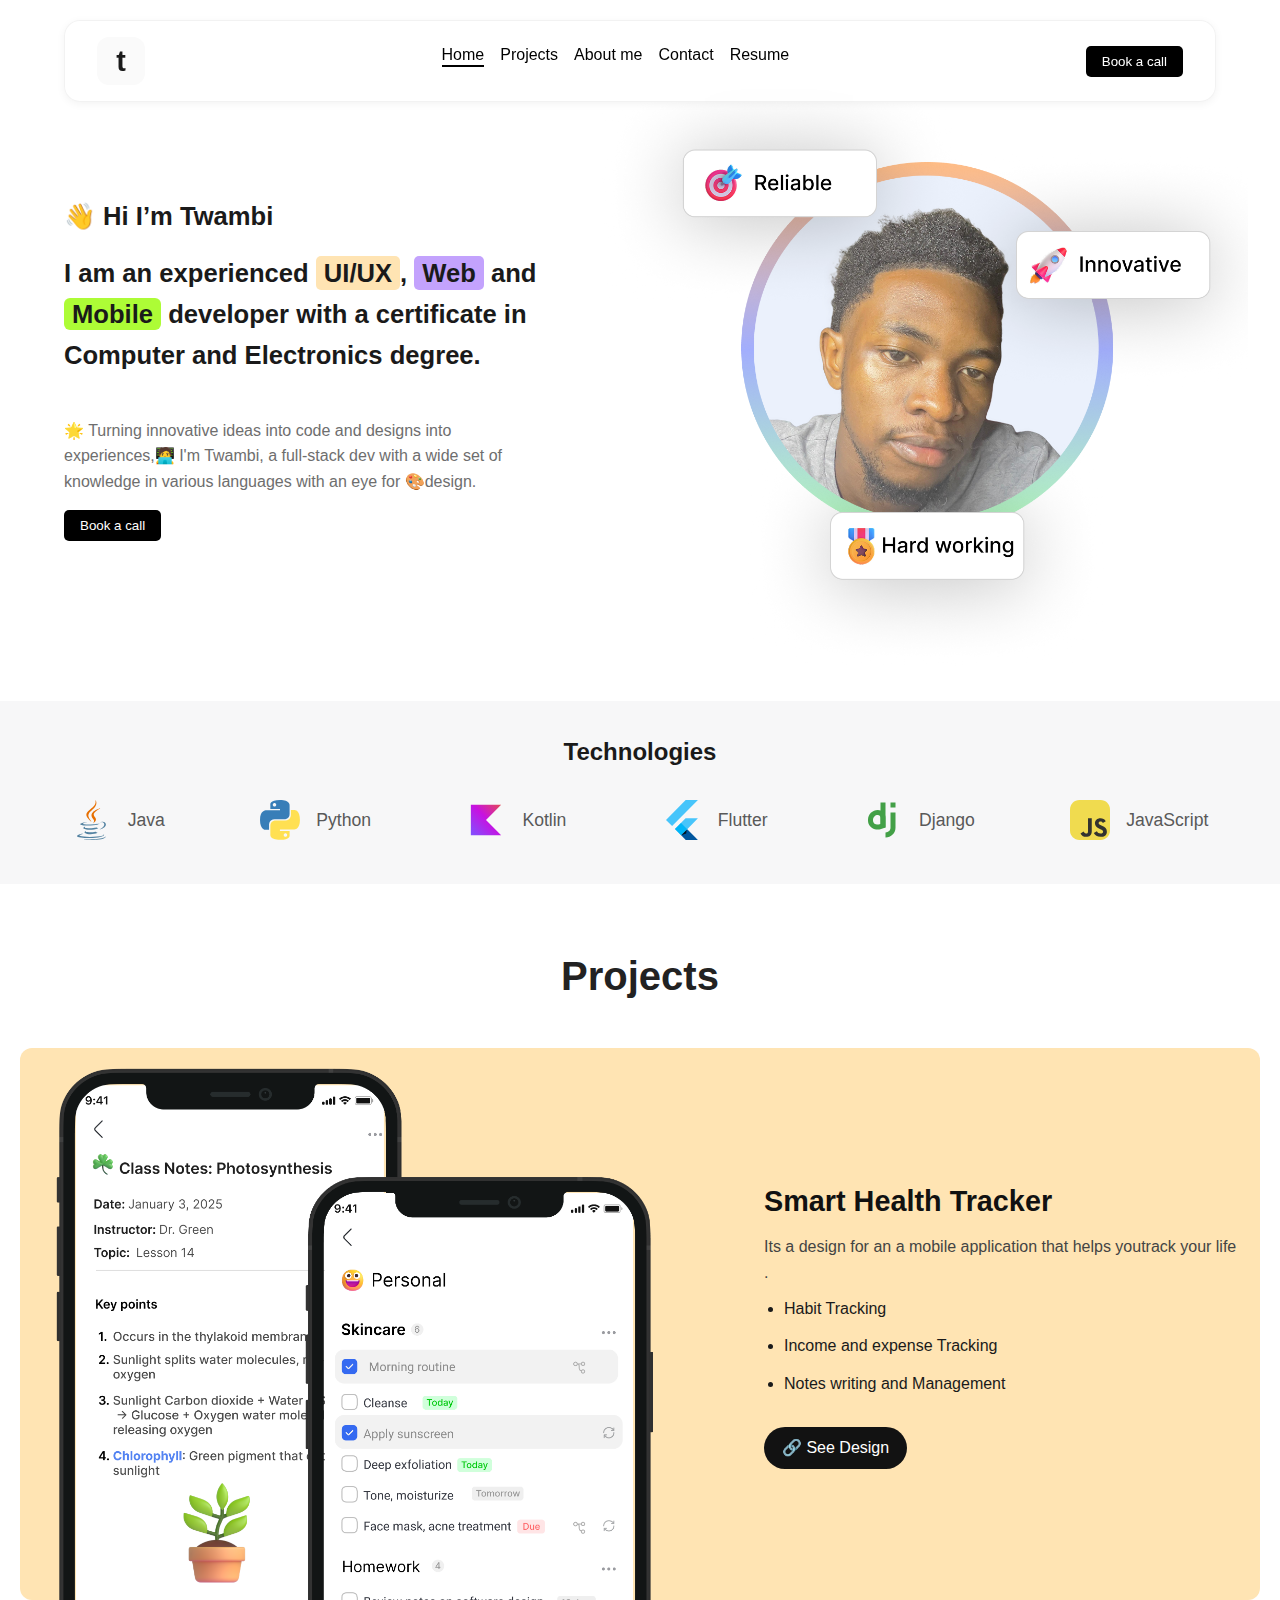
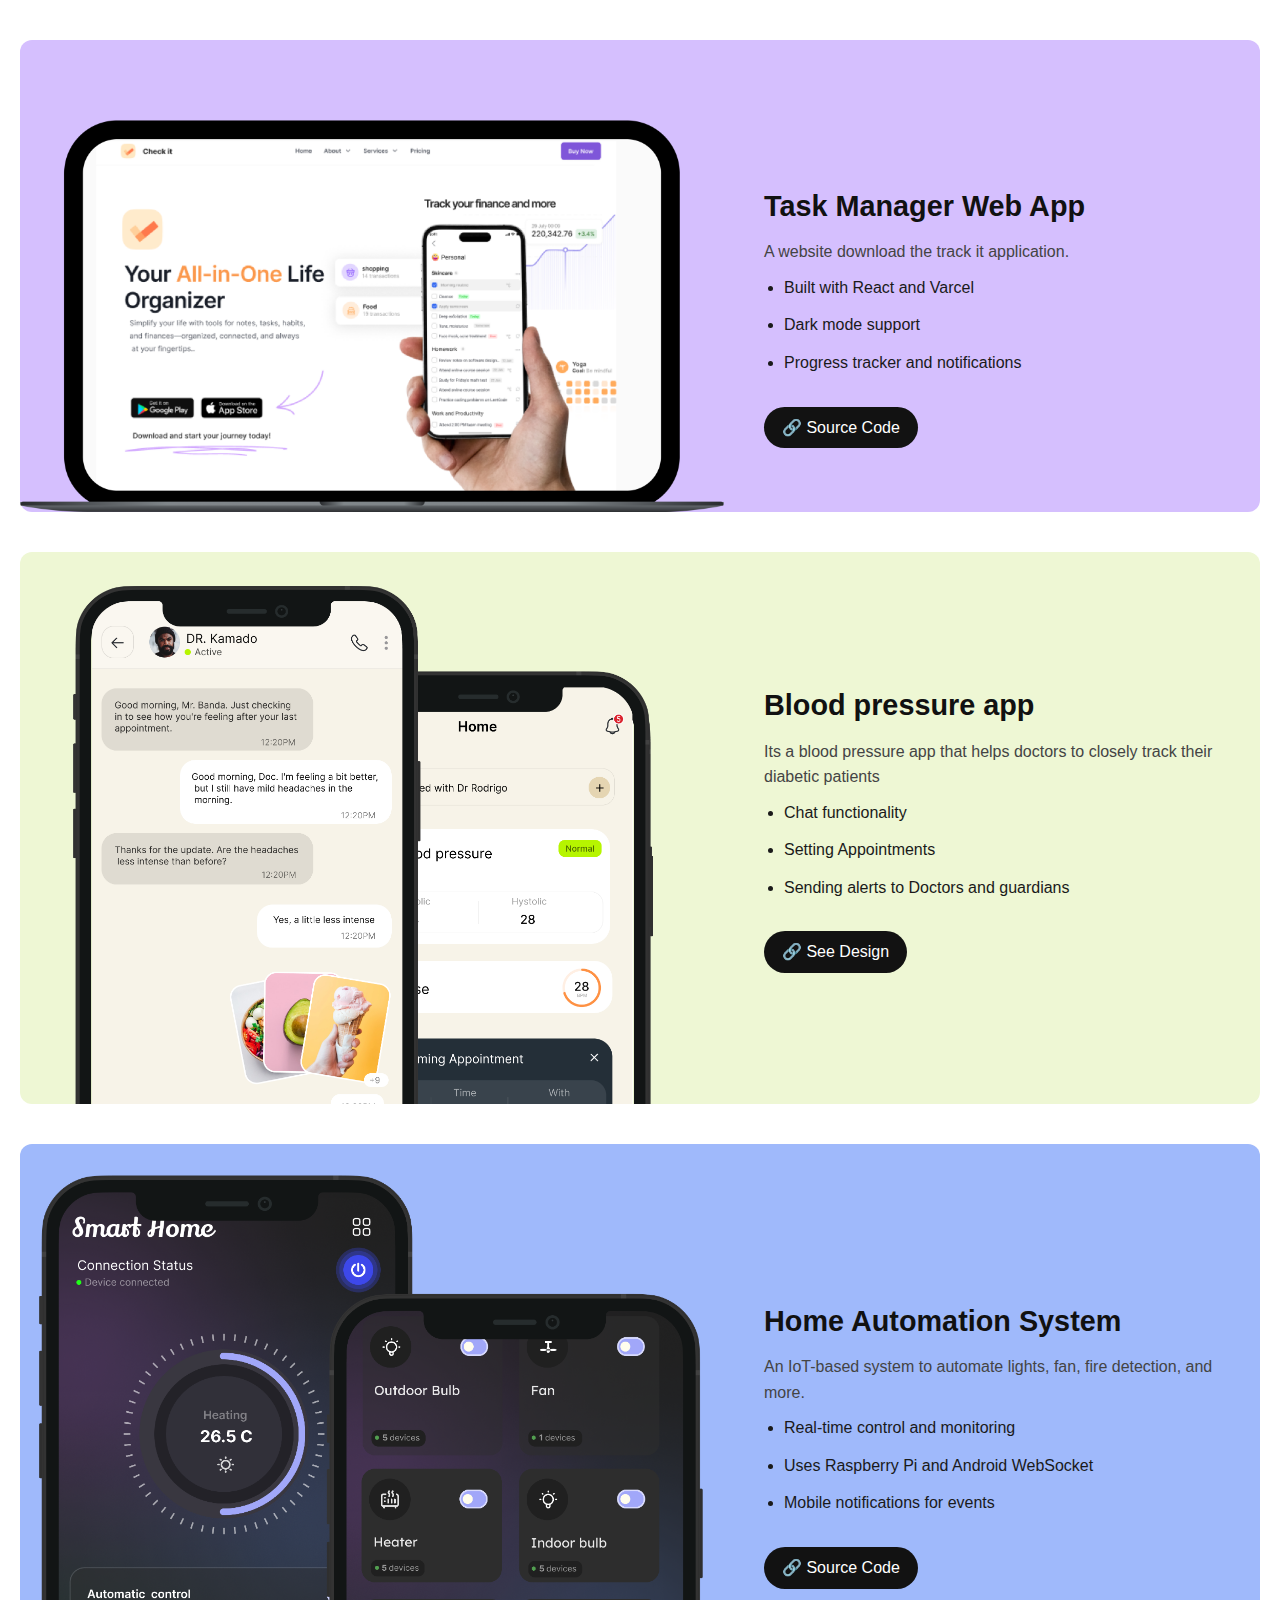
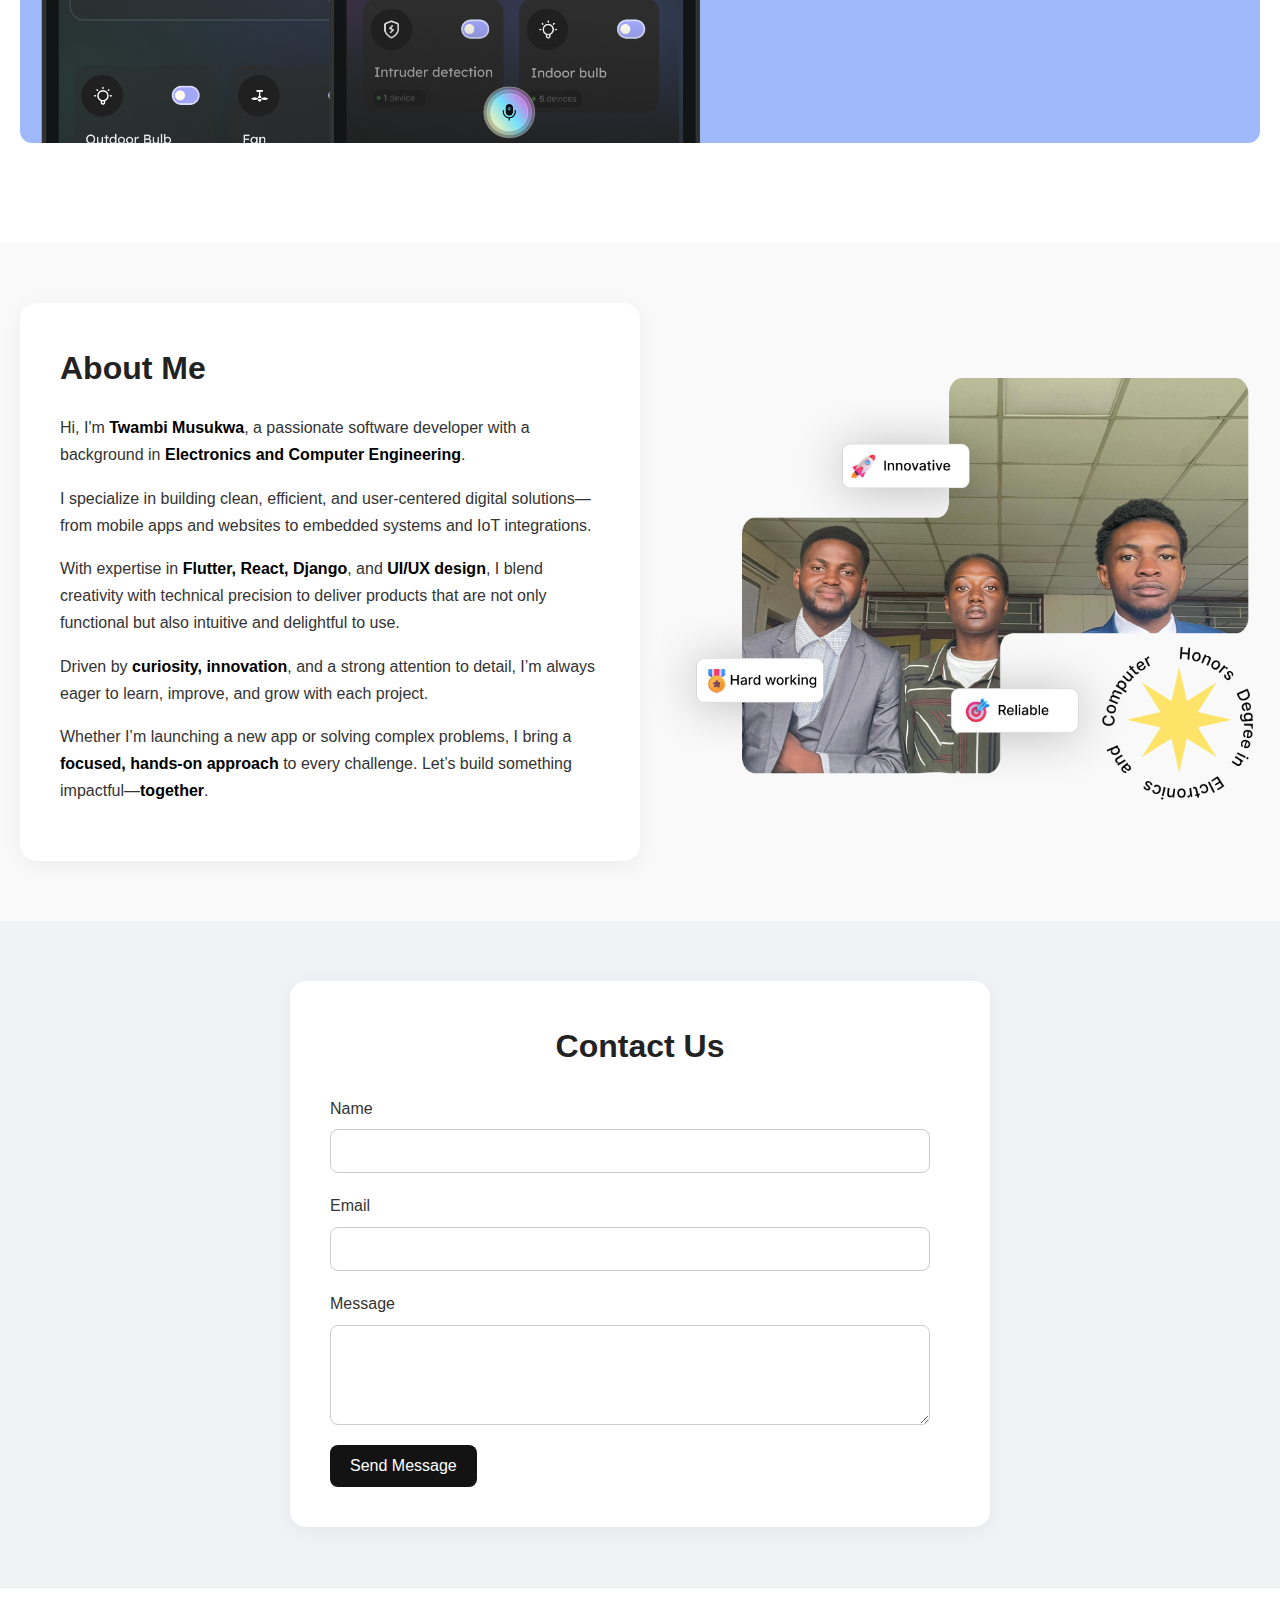
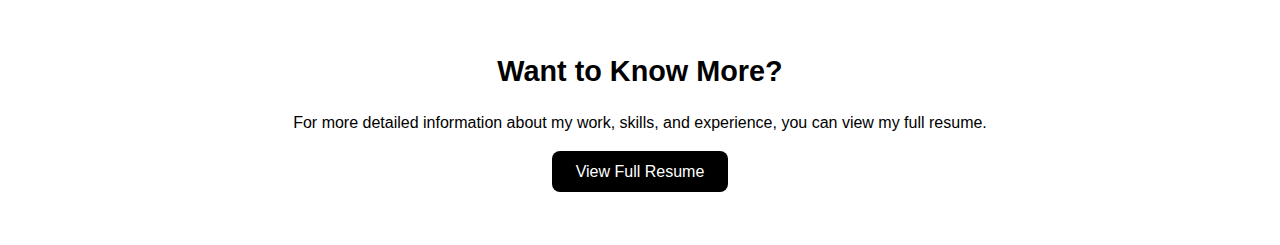
<file: index.HTML>
<!DOCTYPE html>
<html lang="en">
<head>
    <meta charset="UTF-8">
    <meta name="viewport" content="width=device-width, initial-scale=1.0">
     <title>Twambi Portfolio</title>
  <link rel="stylesheet" href="index.css" />
</head>
<body>
    <div class="container">
<header>
    <div class="logo">t</div>
    <nav>
      <ul>
        <li><a href="#" class="nav-link active">Home</a></li>
        <li><a href="#projects" class="nav-link">Projects</a></li>
        <li><a href="#about-me" class="nav-link">About me</a></li>
        <li><a href="#contact" class="nav-link">Contact</a></li>
        <li><a href="#resume" class="nav-link">Resume</a></li>
      </ul>
    </nav>
    <button class="btn-call">Book a call</button>
  </header>
    </div>
    

  <section class="hero">
    <div class="hero-text">
        <h1>👋 Hi I’m Twambi</h1>
      <h1>
        I am an experienced <span class="orange">UI/UX</span>, <span class="purple">Web</span>
         and <span class="green">Mobile</span> developer with a certificate in Computer and
          Electronics degree.
      </h1>
      <p><br>
         🌟 Turning innovative ideas into code and designs into<br> experiences,🧑‍💻 I'm Twambi, a 
         full-stack dev with a wide set of knowledge in various languages with  an eye for 
         🎨design.</p>
      <button>Book a call</button>
    </div>
    <div class="hero-img">
      <img src="assets/images/hero_image.png" alt="Twambi Profile Photo">
    </div>
  </section>
  <section class="technologies">

    <h2>Technologies</h2>
    <div class="tech-icons">
      <div class="tech-item">
        <img src="assets/images/logos_java.svg" alt="Java"> <span>Java</span>
      </div>
      <div class="tech-item">
        <img src="assets/images/logos_python.svg" alt="Python"> <span>Python</span>
      </div>
      <div class="tech-item">
        <img src="assets/images/devicon_kotlin.svg" alt="Kotlin"> <span>Kotlin</span>
      </div>
      <div class="tech-item">
        <img src="assets/images/logos_flutter.svg" alt="Flutter"> <span>Flutter</span>
      </div>
      <div class="tech-item">
        <img src="assets/images/material-icon-theme_django.svg" alt="Django"> <span>Django</span>
      </div>
      <div class="tech-item">
        <img src="assets/images/skill-icons_javascript.svg" alt="JavaScript"> <span>JavaScript</span>
      </div>
    </div>
  </section>
  <section class="projects" id="projects">
  <h2>Projects</h2>

  <div class="project-card track-it-app">
    <img src="assets/images/notes_app.png" alt="track it design">
    <div class="project-info">
      <h3>Smart Health Tracker</h3>
      <p>Its a design for an a mobile application that helps youtrack your life .</p>
      <ul>
        <li>Habit Tracking</li>
        <li>Income and expense Tracking</li>
        <li>Notes writing and Management</li>
      </ul>
      <a href="https://track-it-website-2.vercel.app/" class="project-btn">🔗 See Design</a>
    </div>
  </div>

  <div class="project-card track-it-website">
    <img src="assets/images/track_it_website.png" alt="Track it website">
    <div class="project-info">
      <h3>Task Manager Web App</h3>
      <p>A website download the track it application.</p>
      <ul>
        <li>Built with React and Varcel</li>
        <li>Dark mode support</li>
        <li>Progress tracker and notifications</li>
      </ul>
      <a href="https://track-it-website-2.vercel.app/" class="project-btn">🔗 Source Code</a>
    </div>
  </div>

  <div class="project-card bp-app">
    <img src="assets/images/bp_app.png" alt="blood pressure app">
    <div class="project-info">
      <h3>Blood pressure app</h3>
      <p>Its a blood pressure app that helps doctors to closely track their diabetic patients </p>
      <ul>
        <li>Chat functionality</li>
        <li>Setting Appointments</li>
        <li>Sending alerts to Doctors and guardians</li>
      </ul>
      <a href="https://www.figma.com/proto/gTs80r0Lrca2n4Jwr25UEt/Untitled?node-id=0-1&t=8WdhuzMlaBZh4mZE-1" class="project-btn">🔗 See Design</a>
    </div>
  </div>

  <div class="project-card home-automation">
    <img src="assets/images/home_automation.png" alt="Home Automation">
    <div class="project-info">
      <h3>Home Automation System</h3>
      <p>An IoT-based system to automate lights, fan, fire detection, and more.</p>
      <ul>
        <li>Real-time control and monitoring</li>
        <li>Uses Raspberry Pi and Android WebSocket</li>
        <li>Mobile notifications for events</li>
      </ul>
      <a href="https://github.com/ttmfx/smart-home-system/tree/master" class="project-btn">🔗 Source Code</a>
    </div>
  </div>
</section>

<section id="about-me" class="about-me">
  <div class="about-container">
    <h2>About Me</h2>
    <p>Hi, I'm <strong>Twambi Musukwa</strong>, a passionate software developer with a background in <strong>Electronics and Computer Engineering</strong>.</p>

    <p>I specialize in building clean, efficient, and user-centered digital solutions—from mobile apps and websites to embedded systems and IoT integrations.</p>

    <p>With expertise in <strong>Flutter, React, Django</strong>, and <strong>UI/UX design</strong>, I blend creativity with technical precision to deliver products that are not only functional but also intuitive and delightful to use.</p>

    <p>Driven by <strong>curiosity, innovation</strong>, and a strong attention to detail, I’m always eager to learn, improve, and grow with each project.</p>

    <p>Whether I’m launching a new app or solving complex problems, I bring a <strong>focused, hands-on approach</strong> to every challenge.  
    Let’s build something impactful—<strong>together</strong>.</p>
  </div>
  <img class="about-image" src="assets/images/about_image.png" />
</section>
<section id="contact" class="contact-section">
  <div class="contact-container">
    <h2>Contact Us</h2>
    <form class="contact-form">
      <div class="form-group">
        <label for="name">Name</label>
        <input type="text" id="name" name="name" required />
      </div>
      
      <div class="form-group">
        <label for="email">Email</label>
        <input type="email" id="email" name="email" required />
      </div>
      
      <div class="form-group">
        <label for="message">Message</label>
        <textarea id="message" name="message" rows="5" required></textarea>
      </div>
      
      <button type="submit" class="submit-btn">Send Message</button>
    </form>
  </div>
</section>
<section id="resume" class="resume-link-section">
  <div class="resume-container">
    <h2>Want to Know More?</h2>
    <p>For more detailed information about my work, skills, and experience, you can view my full resume.</p>
    <a href="resume.html" class="resume-button">View Full Resume</a>
  </div>
</section>
<script>
  const navLinks = document.querySelectorAll('.nav-link');

  navLinks.forEach(link => {
    link.addEventListener('click', () => {
      navLinks.forEach(l => l.classList.remove('active')); // remove from all
      link.classList.add('active'); // add to clicked one
    });
  });
</script>

</body>
</html>
</file>
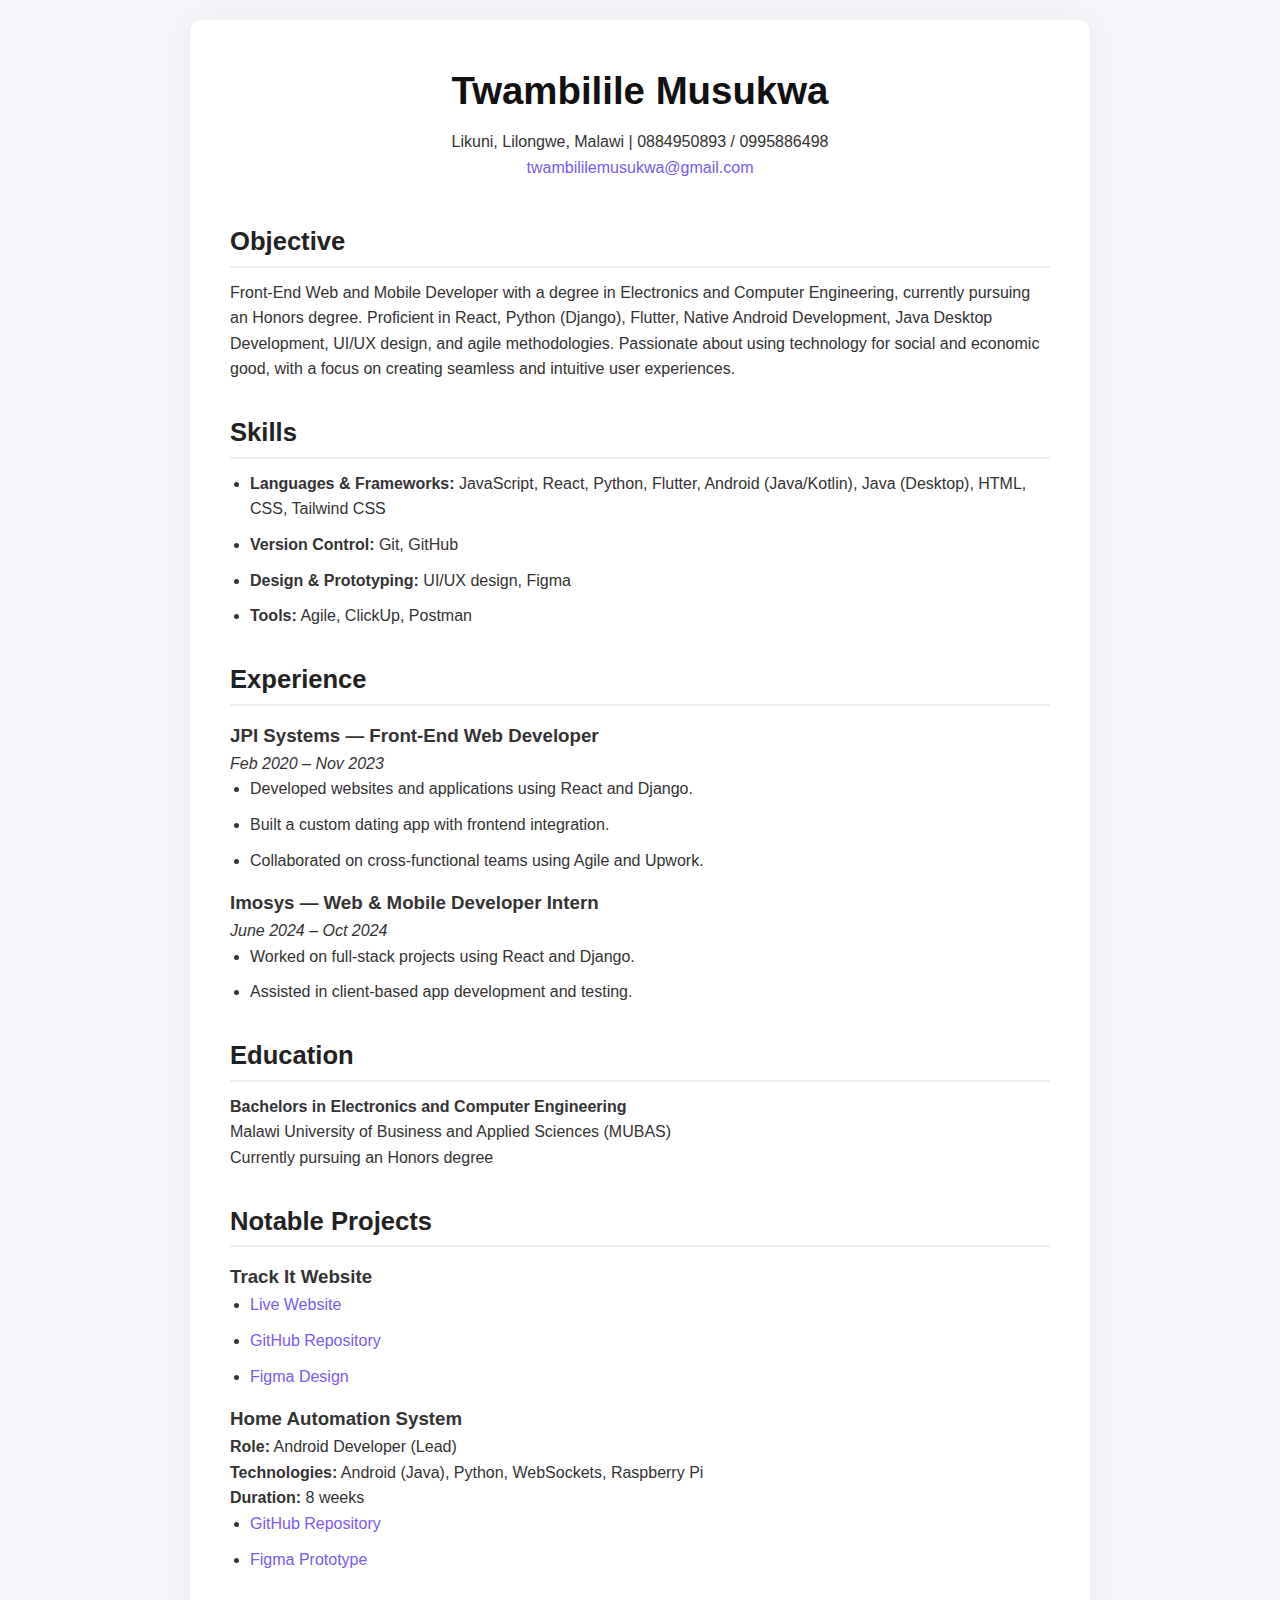
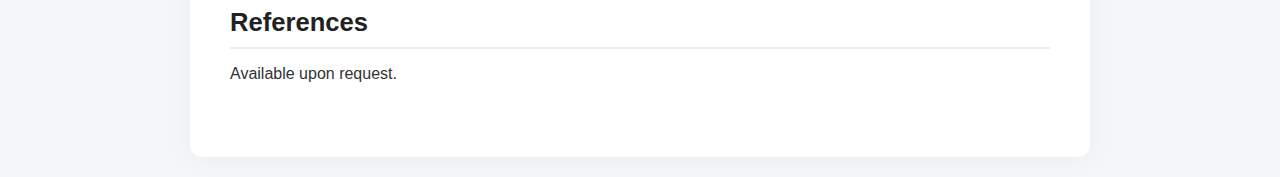
<file: resume.html>
<!DOCTYPE html>
<html lang="en">
<head>
  <meta charset="UTF-8" />
  <meta name="viewport" content="width=device-width, initial-scale=1.0" />
  <title>Twambilile Musukwa - CV</title>
  <link rel="stylesheet" href="resume.css" />
</head>
<body>
  <div class="cv-container">
    <header>
      <h1>Twambilile Musukwa</h1>
      <p>Likuni, Lilongwe, Malawi | 0884950893 / 0995886498</p>
      <p><a href="mailto:twambililemusukwa@gmail.com">twambililemusukwa@gmail.com</a></p>
    </header>

    <section>
      <h2>Objective</h2>
      <p>
        Front-End Web and Mobile Developer with a degree in Electronics and Computer Engineering, currently pursuing an Honors degree. Proficient in React, Python (Django), Flutter, Native Android Development, Java Desktop Development, UI/UX design, and agile methodologies. Passionate about using technology for social and economic good, with a focus on creating seamless and intuitive user experiences.
      </p>
    </section>

    <section>
      <h2>Skills</h2>
      <ul>
        <li><strong>Languages & Frameworks:</strong> JavaScript, React, Python, Flutter, Android (Java/Kotlin), Java (Desktop), HTML, CSS, Tailwind CSS</li>
        <li><strong>Version Control:</strong> Git, GitHub</li>
        <li><strong>Design & Prototyping:</strong> UI/UX design, Figma</li>
        <li><strong>Tools:</strong> Agile, ClickUp, Postman</li>
      </ul>
    </section>

    <section>
      <h2>Experience</h2>
      <div class="job">
        <h3>JPI Systems — Front-End Web Developer</h3>
        <p><em>Feb 2020 – Nov 2023</em></p>
        <ul>
          <li>Developed websites and applications using React and Django.</li>
          <li>Built a custom dating app with frontend integration.</li>
          <li>Collaborated on cross-functional teams using Agile and Upwork.</li>
        </ul>
      </div>

      <div class="job">
        <h3>Imosys — Web & Mobile Developer Intern</h3>
        <p><em>June 2024 – Oct 2024</em></p>
        <ul>
          <li>Worked on full-stack projects using React and Django.</li>
          <li>Assisted in client-based app development and testing.</li>
        </ul>
      </div>
    </section>

    <section>
      <h2>Education</h2>
      <p><strong>Bachelors in Electronics and Computer Engineering</strong><br />Malawi University of Business and Applied Sciences (MUBAS)</p>
      <p>Currently pursuing an Honors degree</p>
    </section>

    <section>
      <h2>Notable Projects</h2>
      <div class="project">
        <h3>Track It Website</h3>
        <ul>
          <li><a href="https://track-it-website-2.vercel.app/">Live Website</a></li>
          <li><a href="https://github.com/ttmfx/track-it-website-2">GitHub Repository</a></li>
          <li><a href="https://www.figma.com/design/780HVtgt0JMYRFflcdjuDi/Track-it-website-design?node-id=0-1&t=x9sJLizmeoWiTAT5-1">Figma Design</a></li>
        </ul>
      </div>

      <div class="project">
        <h3>Home Automation System</h3>
        <p><strong>Role:</strong> Android Developer (Lead)</p>
        <p><strong>Technologies:</strong> Android (Java), Python, WebSockets, Raspberry Pi</p>
        <p><strong>Duration:</strong> 8 weeks</p>
        <ul>
          <li><a href="https://github.com/ttmfx/smart-home-system/tree/master">GitHub Repository</a></li>
          <li><a href="https://www.figma.com/proto/31qQsltXiUqo8jhP4gTrMj/Untitled?node-id=51-446&t=IUtnw8Z7iGtfdIEk-1">Figma Prototype</a></li>
        </ul>
      </div>
    </section>

    <section>
      <h2>References</h2>
      <p>Available upon request.</p>
    </section>
  </div>
</body>
</html>
</file>
<file: index.css>
:root {
  --primary-color: white;
  --highlight-color: #ff9900;
  --dark-text: #1a1a1a;
  --accent-color: #ffc83d;
  --orange_color: #FAA661;
  --purple_color: #C3A2FD;
  --green_color: #ADFC36;
}

html {
  scroll-behavior: smooth;
}

* {
  margin: 0;
  padding: 0;
  box-sizing: border-box;
  font-family: 'Segoe UI', sans-serif;
}

body {
  background-color: var(--primary-color);
  color: var(--dark-text);
  line-height: 1.6;
  padding-top: 36px;
  
}

.container{
    display: flex;
    flex-direction: column;
    align-items: center;
    justify-content: center;
    width: 100%;
    position: fixed;
    top: 20px;
   
   /* border: 1px solid rgba(0, 0, 0, 0.05); */
}


header {
  position: static;
  top: 0;
  width: 90%;
  z-index: 1000;
  display: flex;
  align-self: center;
  justify-content: space-between;
  align-items: center;
  padding: 1rem 2rem;
  /* background-color: #fff; */
  box-shadow: 0 2px 8px rgba(0, 0, 0, 0.05);
  border-radius: 16px;
   background: rgba(255, 255, 255, 0.5); 
  backdrop-filter: blur(12px);
  -webkit-backdrop-filter: blur(10px);
   border: 1px solid rgba(0, 0, 0, 0.05);

}

header .logo {
  font-size: 1.8rem;
  font-weight: bold;
  width: 48px;
  height: 48px;
  border-radius: 12px;
  display: flex;
  justify-content: center;
  align-items: center;
  background-color: rgba(250, 250, 250, 1); ;
}

header nav ul {
  display: flex;
  gap: 1rem;
  list-style: none;
}

header nav ul li a {
  text-decoration: none;
  color: var(--dark-text);
  font-weight: 500;
}

.nav-link {
  text-decoration: none;
  color: black;
  position: relative;
  padding-bottom: 4px;
}

.nav-link::after {
  content: '';
  position: absolute;
  left: 0;
  bottom: 0;
  width: 0;
  height: 2px;
  background-color: black;
  transition: width 0.3s ease;
}

.nav-link.active::after {
  width: 100%;
}

.btn-call {
  background-color: black;
  color: white;
  padding: 0.5rem 1rem;
  border: none;
  border-radius: 5px;
  cursor: pointer;
}

.hero {
  display: flex;
  flex-direction: column-reverse;
  align-items: center;
  justify-content: space-between;
  padding: 2rem;
  padding-left: 4rem;
  gap: 2rem;
  /* background: linear-gradient(135deg, #DFEFFC, #EEFFE1); */
}

 .orange {
  background-color: #ffe4b3;
  padding: 0.2rem 0.5rem;
  border-radius: 5px;
  font-weight: bold;
}

.purple {
  background-color: #C3A2FD;
  padding: 0.2rem 0.5rem;
  border-radius: 5px;
  font-weight: bold;
}
.green {
  background-color: #ADFC36;
  padding: 0.15rem 0.5rem;
  border-radius: 6px;
  font-weight: bold;
}



.hero-text {
  flex: 1;
}

.hero-text h1 {
  font-size: 1.6rem;
  margin-bottom: 1rem;
}


.hero-text p {
  margin-bottom: 1rem;
  font-size: 1rem;
  font-weight: 450;
  color: #6e6e6e;
}

.hero-text button {
  background-color: black;
  color: white;
  padding: 0.5rem 1rem;
  border: none;
  border-radius: 5px;
  cursor: pointer;
}

.hero-img {
  flex: 1.3;
  display: flex;
  justify-content: center;
}

.hero-img img {
  max-width: 100%;
  height: auto;
  /* border-radius: 20px;
  border: 4px solid #ddd; */
}

.technologies {
  padding: 2rem;
  text-align: center;
  background-color: #F7F7F8;
  height: auto;
  display: flex;
  flex-direction: column;
  align-items: center;
  justify-content: space-around;
  width: 100%;

}

.technologies h2 {
  margin-bottom: 1rem;
  font-size: 1.5rem;
}

.tech-icons {
  display: flex;
  flex: 1;
  width: 100%;
  /* flex-wrap: wrap; */
  justify-content: space-around;
  align-items: stretch;
  gap: 1rem;
}

.tech-item {
  /* background-color: white; */
  padding: 0.75rem 1.25rem;
  border-radius: 8px;
  /* box-shadow: 0 2px 5px rgba(0,0,0,0.1); */
  font-weight: 500;
  display: flex;
  align-items: center;
  gap: 1rem;
  font-size: 1.1rem;
  color: #595959;
}

.tech-item img {
  width: 40px;
  height: 40px;
  object-fit: contain;
}

li {
  margin-bottom: 12px; /* Adds vertical space between items */
}

@media(min-width: 768px) {
  .hero {
    flex-direction: row;
  }
  about-me {
  display: flex;
  flex-direction: row;
  align-items: center;
  justify-content: center;
  background: #f9f9f9;
  padding: 60px 20px;
  font-family: 'Segoe UI', Tahoma, Geneva, Verdana, sans-serif;
  color: #333;
}

  /* .tech-icons {
  display: grid;
  grid-template-columns: repeat(3, 1fr);
  width: 100%;
  
  justify-content: space-around;
  align-items: stretch;
  gap: 1rem;
  
} */
  
}

@media(max-width: 768px) {

  .tech-icons {
  display: grid;
  grid-template-columns: repeat(3, 1fr);
  width: 100%;
 
  justify-content: space-around;
  align-items: stretch;
  gap: 1rem;
  
}
.project-card {
    flex-direction: row;
    align-items: center;
      padding: 20px;
  }
  .about-me {
  display: flex;
  flex-direction: row;
  align-items: center;
  justify-content: center;
  background: #f9f9f9;
  padding: 60px 20px;
  font-family: 'Segoe UI', Tahoma, Geneva, Verdana, sans-serif;
  color: #333;
}
.about-image {
  width: 50%;
}

  
}
.projects {
  padding: 60px 20px;
  /* background-color: #f9f9f9; */
}

.projects h2 {
  text-align: center;
  font-size: 2.5rem;
  margin-bottom: 40px;
  color: #222;
}

.project-card {
  display: flex;
  flex-direction: column;
  gap: 20px;
align-items: start;
  /* height: 500px; */
  margin-bottom: 40px;
  background: white;
  border-radius: 12px;
  /* padding: 20px; */
  /* box-shadow: 0 4px 12px rgba(0, 0, 0, 0.07); */
  background-color: #ffe4b3;
}

.project-card img {
  flex: 1;
  width: 100%;
  /* height: 500px; */
  border-radius: 10px;
  object-fit: cover;
  align-self: baseline;
  

}

.project-info h3 {
  font-size: 1.8rem;
  margin-bottom: 10px;
  color: #111;
}

.project-info p {
  flex: 1;
  font-size: 1rem;
  margin-bottom: 10px;
  color: #444;
}

.project-info ul {
  list-style-type: disc;
  padding-left: 20px;
  margin-bottom: 15px;
}

.project-btn {
  display: inline-block;
  background-color: #121212;
  color: white;
  padding: 8px 18px;
  text-decoration: none;
  border-radius: 50px;
  margin-top: 16px;
  /* gap: 10px; */
  /* transition: background-color 0.3s ease; */
  transition: padding 0.3s ease;
}

.track-it-website {
    padding-top: 80px;
    background-color: #D5BFFE;
}

.bp-app {
    background-color: #EEF7D4;
}
.home-automation {
    background-color: #9FB9FB;
}


.project-btn:hover {
/* background-color: #323232; */
padding: 12px 24px;
}

.about-me {
  display: flex;
  flex-direction: column;
  align-items: center;
  justify-content: center;
  background: #f9f9f9;
  padding: 60px 20px;
  font-family: 'Segoe UI', Tahoma, Geneva, Verdana, sans-serif;
  color: #333;
}

.about-me .about-container {
  /* max-width: 800px; */
  margin: 0 auto;
  background: white;
  padding: 40px;
  border-radius: 16px;
  box-shadow: 0 4px 20px rgba(0, 0, 0, 0.05);
}

.about-me h2 {
  font-size: 2rem;
  margin-bottom: 20px;
  color: #222;
}

.about-me p {
  line-height: 1.7;
  margin-bottom: 16px;
}

.about-me strong {
  color: #000;
}

.about-image {
  margin-top: 20px;
  width: 90%;

  /* max-width: 400px; */
  border-radius: 12px;

}

.contact-section {
  background: #f0f2f5;
  padding: 60px 20px;
  font-family: 'Segoe UI', Tahoma, Geneva, Verdana, sans-serif;
  color: #333;
}

.contact-section .contact-container {
  max-width: 700px;
  
  margin: 0 auto;
  background: white;
  padding: 40px;
  border-radius: 16px;
  box-shadow: 0 4px 20px rgba(0, 0, 0, 0.05);
}

.contact-section h2 {
  font-size: 2rem;
  margin-bottom: 24px;
  color: #222;
  text-align: center;
}

.contact-form .form-group {
  display: flex;
  flex-direction: column;
  margin-bottom: 20px;
}

.contact-form label {
  margin-bottom: 8px;
  font-weight: 500;
}

.contact-form input,
.contact-form textarea {
  padding: 12px;
  border-radius: 8px;
  border: 1px solid #ccc;
  font-size: 1rem;
  resize: vertical;
  max-width: 600px;
  max-height: 100px;
}

.contact-form input:focus,
.contact-form textarea:focus {
  outline: none;
  border-color: #212121;
  box-shadow: 0 0 0 3px rgba(14, 14, 14, 0.2);
}

.submit-btn {
  background-color: #131313;
  color: white;
  border: none;
  padding: 12px 20px;
  font-size: 1rem;
  border-radius: 8px;
  cursor: pointer;
  transition: padding 0.3s ease;
}

.submit-btn:hover {
  padding: 16px 24px;
}
.resume-link-section {
  background-color: #fff;
  padding: 60px 20px;
  text-align: center;
  color: #000;
  border-top: 1px solid #eee;
}

.resume-link-section .resume-container {
  max-width: 700px;
  margin: 0 auto;
}

.resume-link-section h2 {
  font-size: 1.8rem;
  margin-bottom: 16px;
  color: #000;
}

.resume-link-section p {
  font-size: 1rem;
  margin-bottom: 24px;
}

.resume-button {
  background-color: #000;
  color: #fff;
  padding: 12px 24px;
  text-decoration: none;
  font-size: 1rem;
  border-radius: 8px;
  transition: background-color 0.3s ease;
}

.resume-button:hover {
  background-color: #222;
}



/* Responsive */
@media (min-width: 768px) {
  .project-card {
    flex-direction: row;
    align-items: center;
      /* padding: 20px; */
  }

  .project-card img {
    width: 40%;
    align-self: baseline;
    /* max-height: 220px; */
  }

  .project-info {
    width: 40%;
    /* height: 400px; */
    padding-left: 20px;
    margin-right: 20px;
    /* background-color: white; */
    border-radius: 20px;

  }
  .about-me {
  display: flex;
  flex-direction: row;
  align-items: center;
  justify-content: center;
  background: #f9f9f9;
  padding: 60px 20px;
  font-family: 'Segoe UI', Tahoma, Geneva, Verdana, sans-serif;
  color: #333;
}
.about-image {
  width: 50%;
}
  
}
</file>
<file: resume.css>
* {
  box-sizing: border-box;
  margin: 0;
  padding: 0;
}

body {
  font-family: "Segoe UI", Tahoma, Geneva, Verdana, sans-serif;
  background: #f4f6f9;
  color: #333;
  line-height: 1.6;
  padding: 20px;
}

.cv-container {
  max-width: 900px;
  margin: auto;
  background: white;
  padding: 40px;
  border-radius: 12px;
  box-shadow: 0 0 30px rgba(0, 0, 0, 0.05);
}

header {
  text-align: center;
  margin-bottom: 40px;
}

header h1 {
  font-size: 2.4rem;
  margin-bottom: 8px;
  color: #111;
}

header p a {
  color: #7a5af8;
  text-decoration: none;
}

h2 {
  font-size: 1.6rem;
  margin-bottom: 12px;
  color: #222;
  border-bottom: 2px solid #eee;
  padding-bottom: 4px;
}

section {
  margin-bottom: 30px;
}

ul {
  padding-left: 20px;
}

li {
  margin-bottom: 10px;
}

.job, .project {
  margin-top: 15px;
}

.project a {
  color: #7a5af8;
  text-decoration: none;
}

.project a:hover {
  text-decoration: underline;
}

@media screen and (max-width: 600px) {
  .cv-container {
    padding: 20px;
  }

  header h1 {
    font-size: 1.8rem;
  }

  h2 {
    font-size: 1.3rem;
  }
}
</file>
